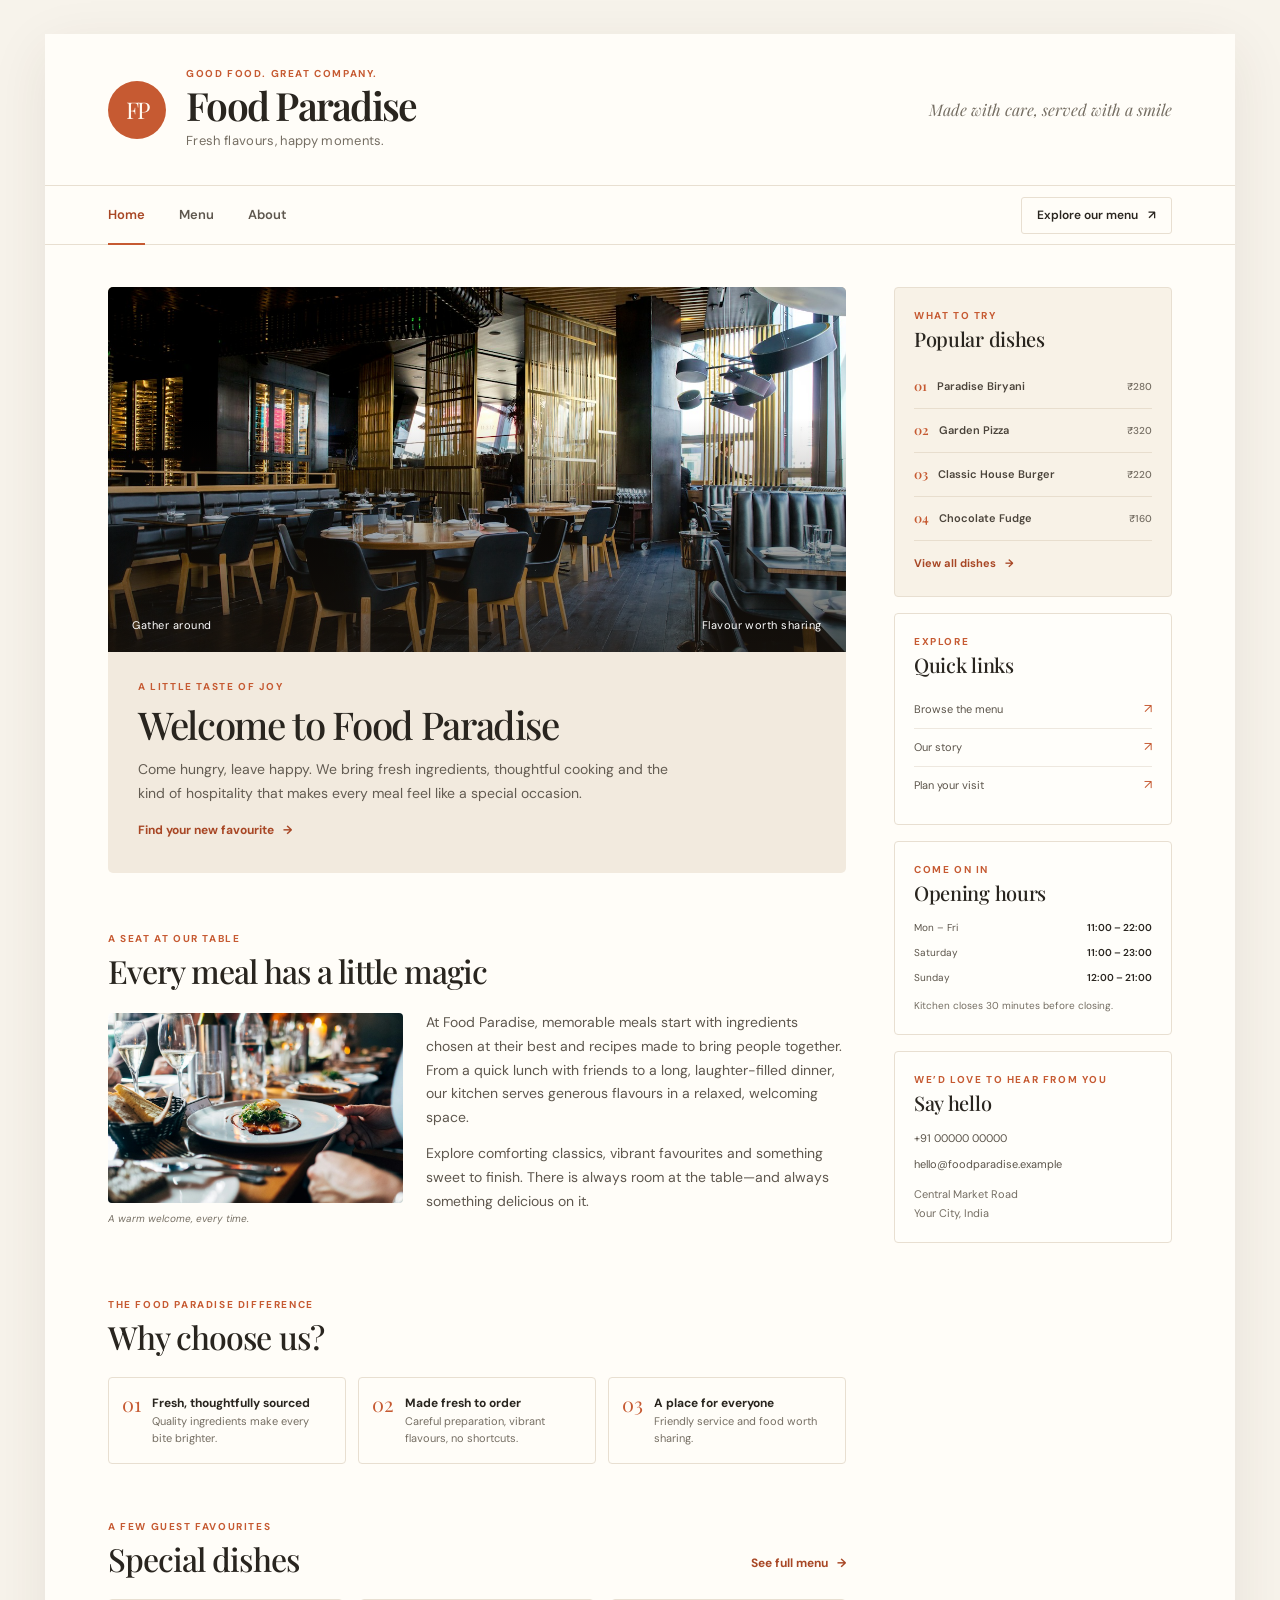
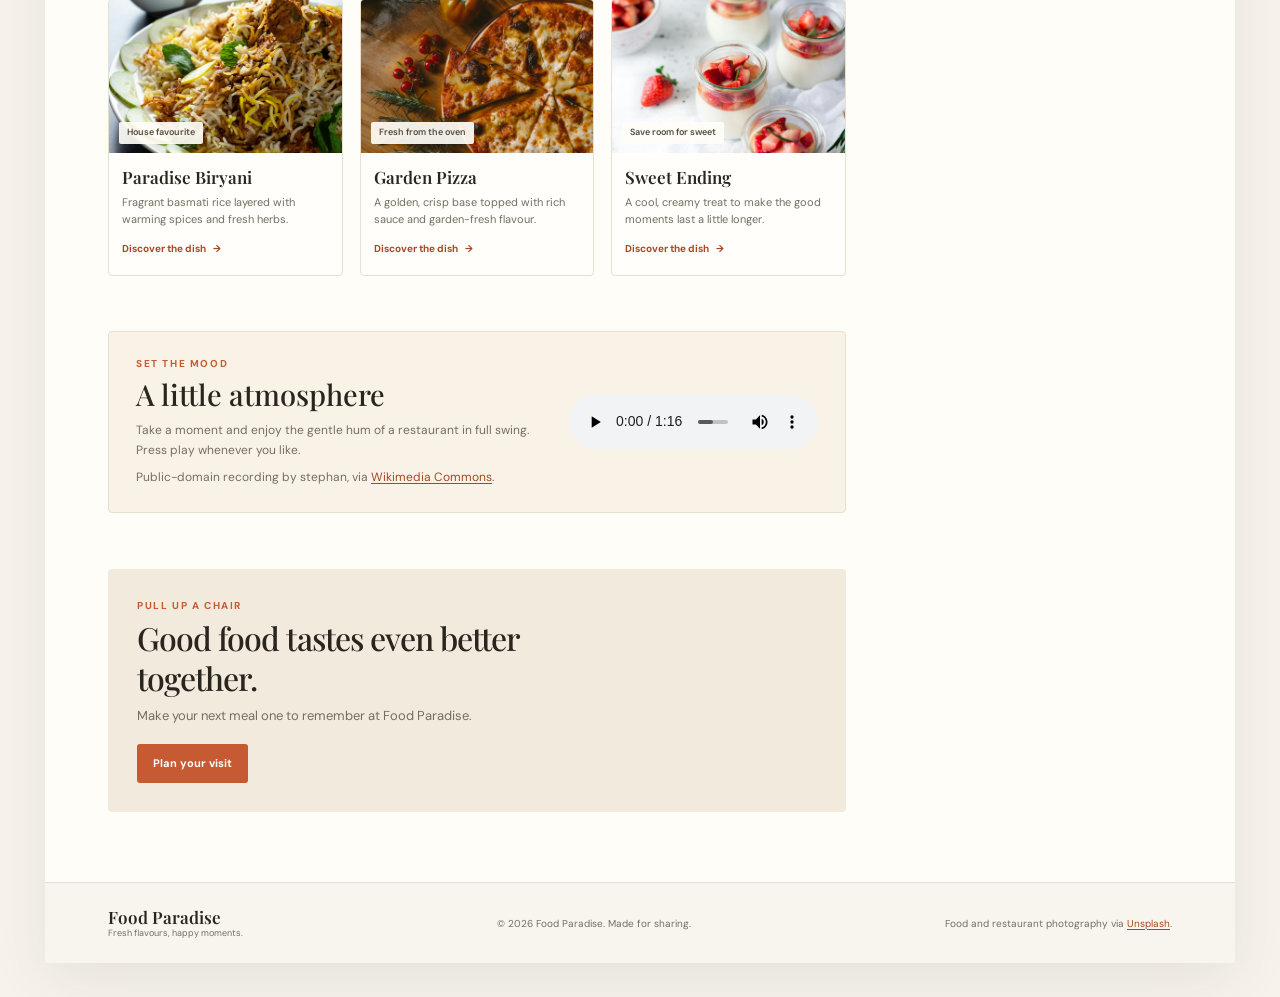
<file: index.html>
<!doctype html>
<html lang="en">
<head>
  <meta charset="utf-8">
  <meta name="viewport" content="width=device-width, initial-scale=1">
  <meta name="description" content="Discover fresh, flavorful favorites and warm hospitality at Food Paradise.">
  <title>Food Paradise | Fresh Flavours, Happy Moments</title>
  <link rel="stylesheet" href="styles/normalize.css">
  <link rel="stylesheet" href="styles/main.css">
</head>
<body>
  <div class="site-container">
    <header class="site-header">
      <a class="brand-mark" href="index.html" aria-label="Food Paradise home">FP</a>
      <div class="header-copy">
        <p class="eyebrow">Good food. Great company.</p>
        <h1>Food Paradise</h1>
        <p class="tagline">Fresh flavours, happy moments.</p>
      </div>
      <p class="header-note">Made with care, served with a smile</p>
    </header>
    <nav class="site-nav" aria-label="Main navigation">
      <a href="index.html" aria-current="page">Home</a>
      <a href="menu.html">Menu</a>
      <a href="about.html">About</a>
      <a class="nav-cta" href="menu.html#main-course">Explore our menu <span aria-hidden="true">↗</span></a>
    </nav>
    <div class="content-layout">
      <main class="main-content">
        <section class="hero" aria-labelledby="welcome-heading">
          <figure class="hero-image">
            <img src="images/restaurant-hero.jpg" alt="Warmly lit restaurant dining room ready to welcome guests">
            <figcaption class="hero-caption"><span>Gather around</span><span>Flavour worth sharing</span></figcaption>
          </figure>
          <div class="hero-copy">
            <p class="eyebrow">A little taste of joy</p>
            <h2 id="welcome-heading">Welcome to Food Paradise</h2>
            <p>Come hungry, leave happy. We bring fresh ingredients, thoughtful cooking and the kind of hospitality that makes every meal feel like a special occasion.</p>
            <a class="text-link" href="menu.html">Find your new favourite <span aria-hidden="true">→</span></a>
          </div>
        </section>
        <section class="content-section welcome-section">
          <div class="section-heading">
            <p class="eyebrow">A seat at our table</p>
            <h2>Every meal has a little magic</h2>
          </div>
          <figure class="wrap-figure">
            <img src="images/restaurant-interior.jpg" alt="Inviting restaurant interior with a beautifully set dining table">
            <figcaption>A warm welcome, every time.</figcaption>
          </figure>
          <p>At Food Paradise, memorable meals start with ingredients chosen at their best and recipes made to bring people together. From a quick lunch with friends to a long, laughter-filled dinner, our kitchen serves generous flavours in a relaxed, welcoming space.</p>
          <p>Explore comforting classics, vibrant favourites and something sweet to finish. There is always room at the table—and always something delicious on it.</p>
          <div class="clearfix"></div>
        </section>
        <section class="content-section why-section">
          <div class="section-heading"><p class="eyebrow">The Food Paradise difference</p><h2>Why choose us?</h2></div>
          <ul class="benefit-list">
            <li><span class="benefit-number">01</span><span><strong>Fresh, thoughtfully sourced</strong><br>Quality ingredients make every bite brighter.</span></li>
            <li><span class="benefit-number">02</span><span><strong>Made fresh to order</strong><br>Careful preparation, vibrant flavours, no shortcuts.</span></li>
            <li><span class="benefit-number">03</span><span><strong>A place for everyone</strong><br>Friendly service and food worth sharing.</span></li>
          </ul>
        </section>
        <section class="content-section" id="specialties">
          <div class="section-heading section-heading-row">
            <div><p class="eyebrow">A few guest favourites</p><h2>Special dishes</h2></div>
            <a class="text-link" href="menu.html">See full menu <span aria-hidden="true">→</span></a>
          </div>
          <div class="dish-grid">
            <article class="dish-card">
              <figure><img src="images/biryani.jpg" alt="Fragrant biryani served with fresh herbs"><figcaption>House favourite</figcaption></figure>
              <div class="dish-card-copy"><h3>Paradise Biryani</h3><p>Fragrant basmati rice layered with warming spices and fresh herbs.</p><a href="menu.html#main-course">Discover the dish <span aria-hidden="true">→</span></a></div>
            </article>
            <article class="dish-card">
              <figure><img src="images/pizza.jpg" alt="Freshly baked pizza with colourful toppings"><figcaption>Fresh from the oven</figcaption></figure>
              <div class="dish-card-copy"><h3>Garden Pizza</h3><p>A golden, crisp base topped with rich sauce and garden-fresh flavour.</p><a href="menu.html#pizza-burgers">Discover the dish <span aria-hidden="true">→</span></a></div>
            </article>
            <article class="dish-card">
              <figure><img src="images/dessert.jpg" alt="A delightful scoop of creamy dessert"><figcaption>Save room for sweet</figcaption></figure>
              <div class="dish-card-copy"><h3>Sweet Ending</h3><p>A cool, creamy treat to make the good moments last a little longer.</p><a href="menu.html#desserts">Discover the dish <span aria-hidden="true">→</span></a></div>
            </article>
          </div>
        </section>
        <section class="content-section audio-feature" aria-labelledby="ambience-heading">
          <div class="audio-copy">
            <p class="eyebrow">Set the mood</p>
            <h2 id="ambience-heading">A little atmosphere</h2>
            <p>Take a moment and enjoy the gentle hum of a restaurant in full swing. Press play whenever you like.</p>
            <p class="audio-credit">Public-domain recording by stephan, via <a href="https://commons.wikimedia.org/wiki/File:Restaurant_ambience.ogg" target="_blank" rel="noopener noreferrer">Wikimedia Commons</a>.</p>
          </div>
          <audio controls preload="metadata" aria-label="Restaurant ambience recording">
            <source src="audio/restaurant-ambience.mp3" type="audio/mpeg">
            Your browser does not support HTML audio. <a href="audio/restaurant-ambience.mp3">Download the ambience recording</a>.
          </audio>
        </section>
        <section class="experience-banner">
          <p class="eyebrow">Pull up a chair</p>
          <h2>Good food tastes even better together.</h2>
          <p>Make your next meal one to remember at Food Paradise.</p>
          <a class="button-link" href="about.html#visit">Plan your visit</a>
        </section>
      </main>
      <aside class="sidebar" aria-label="Restaurant information">
        <section class="sidebar-card popular-card">
          <p class="eyebrow">What to try</p><h2>Popular dishes</h2>
          <ol class="popular-list">
            <li><a href="menu.html#main-course"><span>Paradise Biryani</span><span class="popular-price">₹280</span></a></li>
            <li><a href="menu.html#pizza-burgers"><span>Garden Pizza</span><span class="popular-price">₹320</span></a></li>
            <li><a href="menu.html#pizza-burgers"><span>Classic House Burger</span><span class="popular-price">₹220</span></a></li>
            <li><a href="menu.html#desserts"><span>Chocolate Fudge</span><span class="popular-price">₹160</span></a></li>
          </ol>
          <a class="text-link" href="menu.html">View all dishes <span aria-hidden="true">→</span></a>
        </section>
        <section class="sidebar-card">
          <p class="eyebrow">Explore</p><h2>Quick links</h2>
          <ul class="sidebar-links">
            <li><a href="menu.html">Browse the menu <span>↗</span></a></li>
            <li><a href="about.html">Our story <span>↗</span></a></li>
            <li><a href="about.html#visit">Plan your visit <span>↗</span></a></li>
          </ul>
        </section>
        <section class="sidebar-card hours-card">
          <p class="eyebrow">Come on in</p><h2>Opening hours</h2>
          <dl class="hours-list">
            <div><dt>Mon – Fri</dt><dd>11:00 – 22:00</dd></div>
            <div><dt>Saturday</dt><dd>11:00 – 23:00</dd></div>
            <div><dt>Sunday</dt><dd>12:00 – 21:00</dd></div>
          </dl>
          <p class="small-note">Kitchen closes 30 minutes before closing.</p>
        </section>
        <section class="sidebar-card contact-card">
          <p class="eyebrow">We’d love to hear from you</p><h2>Say hello</h2>
          <address>
            <a href="tel:+910000000000">+91 00000 00000</a>
            <a href="mailto:hello@foodparadise.example">hello@foodparadise.example</a>
            <span>Central Market Road<br>Your City, India</span>
          </address>
        </section>
      </aside>
    </div>
    <footer class="site-footer">
      <a class="footer-brand" href="index.html">Food Paradise<span>Fresh flavours, happy moments.</span></a>
      <p>&copy; 2026 Food Paradise. Made for sharing.</p>
      <p class="photo-credit">Food and restaurant photography via <a href="https://unsplash.com/license" target="_blank" rel="noopener noreferrer">Unsplash</a>.</p>
    </footer>
  </div>
</body>
</html>
</file>
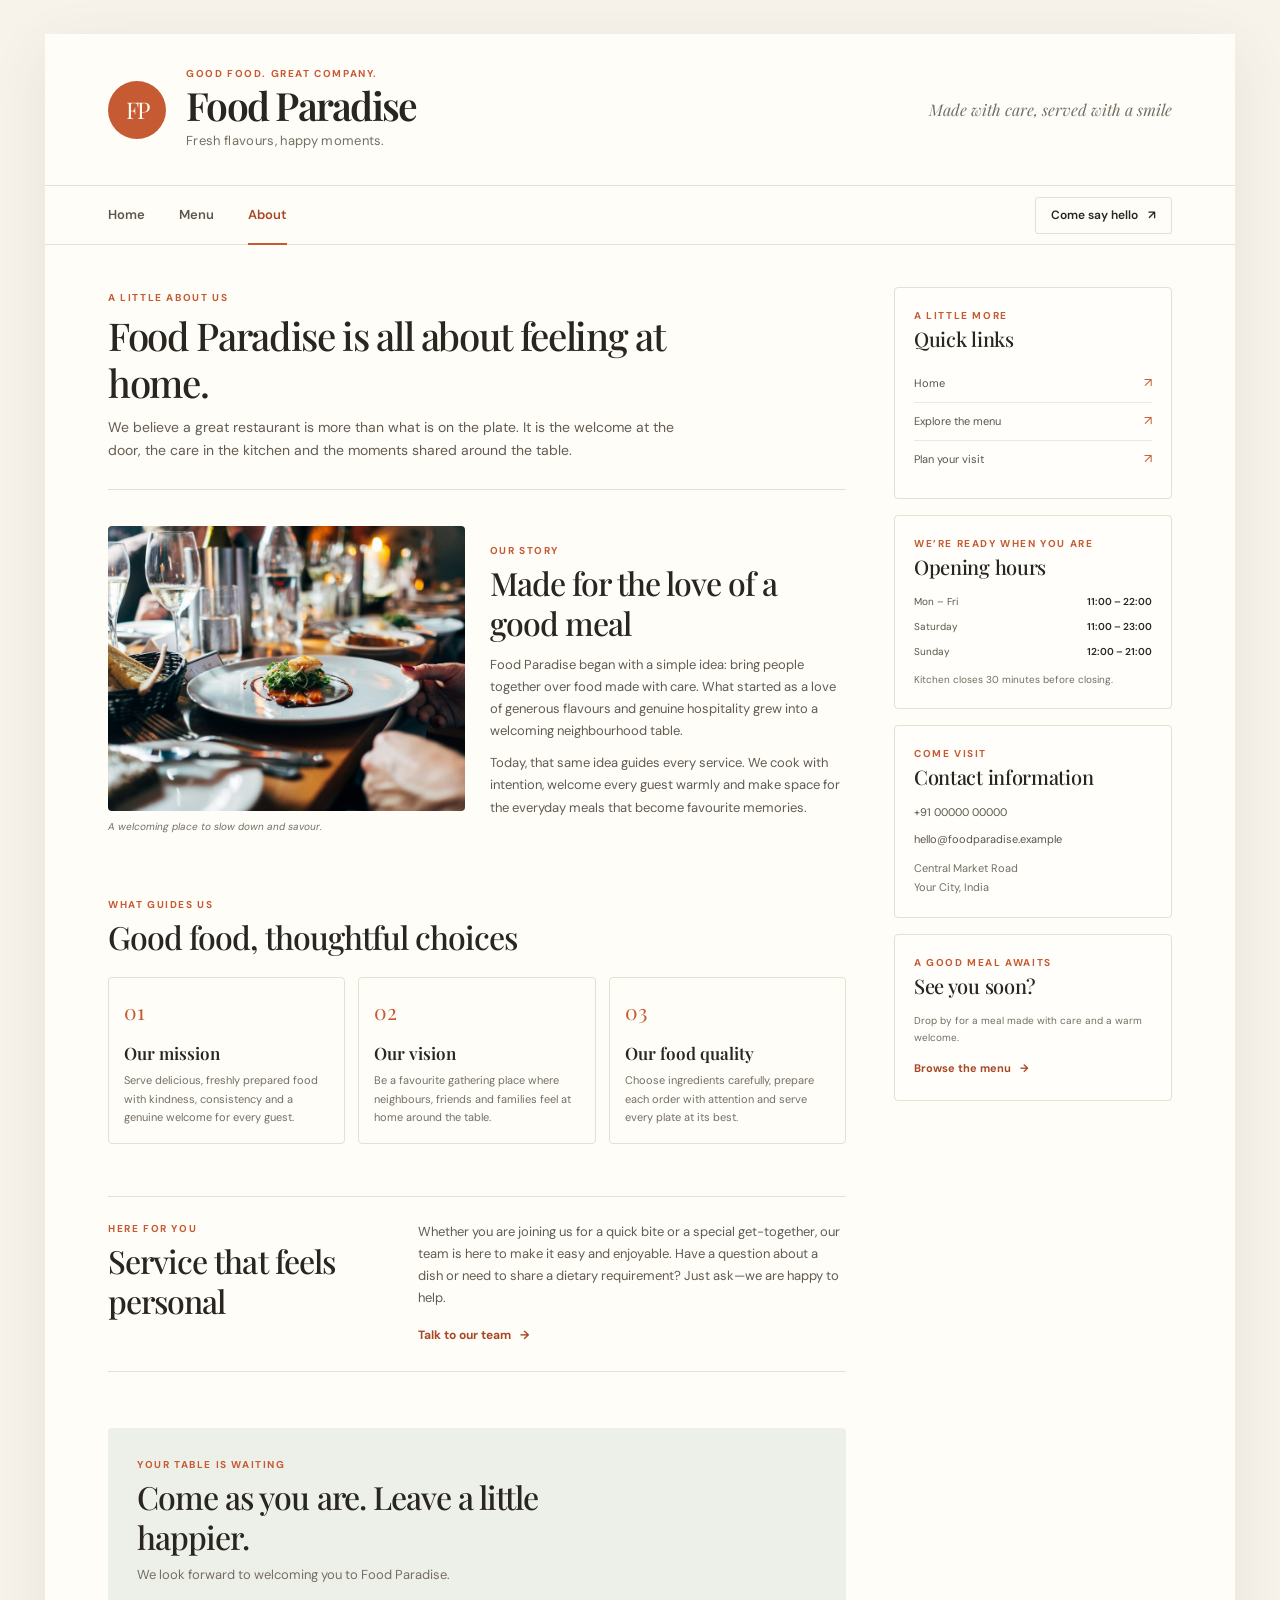
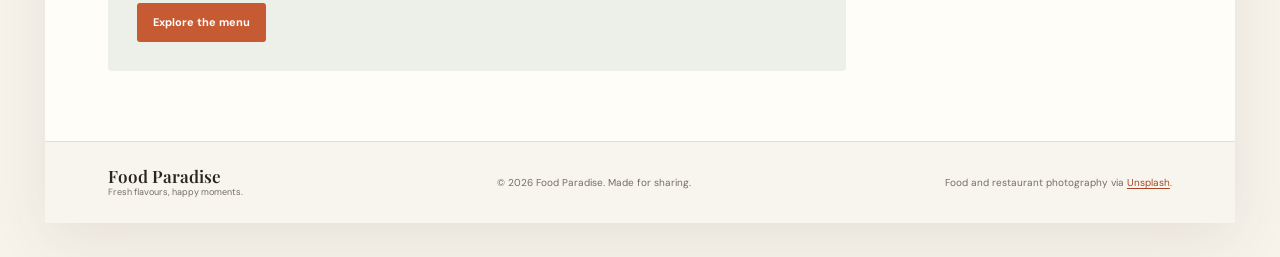
<file: about.html>
<!doctype html>
<html lang="en">
<head>
  <meta charset="utf-8">
  <meta name="viewport" content="width=device-width, initial-scale=1">
  <meta name="description" content="Get to know Food Paradise: our story, our values and the care behind every meal.">
  <title>About Us | Food Paradise</title>
  <link rel="stylesheet" href="styles/normalize.css">
  <link rel="stylesheet" href="styles/main.css">
</head>
<body>
  <div class="site-container">
    <header class="site-header">
      <a class="brand-mark" href="index.html" aria-label="Food Paradise home">FP</a>
      <div class="header-copy"><p class="eyebrow">Good food. Great company.</p><h1>Food Paradise</h1><p class="tagline">Fresh flavours, happy moments.</p></div>
      <p class="header-note">Made with care, served with a smile</p>
    </header>
    <nav class="site-nav" aria-label="Main navigation">
      <a href="index.html">Home</a><a href="menu.html">Menu</a><a href="about.html" aria-current="page">About</a>
      <a class="nav-cta" href="#visit">Come say hello <span aria-hidden="true">↗</span></a>
    </nav>
    <div class="content-layout">
      <main class="main-content">
        <header class="page-intro">
          <p class="eyebrow">A little about us</p>
          <h2>Food Paradise is all about feeling at home.</h2>
          <p>We believe a great restaurant is more than what is on the plate. It is the welcome at the door, the care in the kitchen and the moments shared around the table.</p>
        </header>
        <section class="about-feature">
          <figure class="about-photo">
            <img src="images/restaurant-interior.jpg" alt="Comfortable, warmly lit dining room at Food Paradise">
            <figcaption>A welcoming place to slow down and savour.</figcaption>
          </figure>
          <div class="about-feature-copy">
            <p class="eyebrow">Our story</p>
            <h2>Made for the love of a good meal</h2>
            <p>Food Paradise began with a simple idea: bring people together over food made with care. What started as a love of generous flavours and genuine hospitality grew into a welcoming neighbourhood table.</p>
            <p>Today, that same idea guides every service. We cook with intention, welcome every guest warmly and make space for the everyday meals that become favourite memories.</p>
          </div>
        </section>
        <section class="content-section values-section">
          <div class="section-heading"><p class="eyebrow">What guides us</p><h2>Good food, thoughtful choices</h2></div>
          <div class="values-grid">
            <article class="value-card"><span class="value-mark">01</span><h3>Our mission</h3><p>Serve delicious, freshly prepared food with kindness, consistency and a genuine welcome for every guest.</p></article>
            <article class="value-card"><span class="value-mark">02</span><h3>Our vision</h3><p>Be a favourite gathering place where neighbours, friends and families feel at home around the table.</p></article>
            <article class="value-card"><span class="value-mark">03</span><h3>Our food quality</h3><p>Choose ingredients carefully, prepare each order with attention and serve every plate at its best.</p></article>
          </div>
        </section>
        <section class="service-section">
          <div><p class="eyebrow">Here for you</p><h2>Service that feels personal</h2></div>
          <div><p>Whether you are joining us for a quick bite or a special get-together, our team is here to make it easy and enjoyable. Have a question about a dish or need to share a dietary requirement? Just ask—we are happy to help.</p><a class="text-link" href="mailto:hello@foodparadise.example">Talk to our team <span aria-hidden="true">→</span></a></div>
        </section>
        <section class="experience-banner visit-banner" id="visit">
          <p class="eyebrow">Your table is waiting</p><h2>Come as you are. Leave a little happier.</h2>
          <p>We look forward to welcoming you to Food Paradise.</p><a class="button-link" href="menu.html">Explore the menu</a>
        </section>
      </main>
      <aside class="sidebar" aria-label="Restaurant information">
        <section class="sidebar-card">
          <p class="eyebrow">A little more</p><h2>Quick links</h2>
          <ul class="sidebar-links"><li><a href="index.html">Home <span>↗</span></a></li><li><a href="menu.html">Explore the menu <span>↗</span></a></li><li><a href="#visit">Plan your visit <span>↗</span></a></li></ul>
        </section>
        <section class="sidebar-card hours-card">
          <p class="eyebrow">We’re ready when you are</p><h2>Opening hours</h2>
          <dl class="hours-list"><div><dt>Mon – Fri</dt><dd>11:00 – 22:00</dd></div><div><dt>Saturday</dt><dd>11:00 – 23:00</dd></div><div><dt>Sunday</dt><dd>12:00 – 21:00</dd></div></dl>
          <p class="small-note">Kitchen closes 30 minutes before closing.</p>
        </section>
        <section class="sidebar-card contact-card">
          <p class="eyebrow">Come visit</p><h2>Contact information</h2>
          <address><a href="tel:+910000000000">+91 00000 00000</a><a href="mailto:hello@foodparadise.example">hello@foodparadise.example</a><span>Central Market Road<br>Your City, India</span></address>
        </section>
        <section class="sidebar-card">
          <p class="eyebrow">A good meal awaits</p><h2>See you soon?</h2>
          <p class="small-note">Drop by for a meal made with care and a warm welcome.</p><a class="text-link" href="menu.html">Browse the menu <span aria-hidden="true">→</span></a>
        </section>
      </aside>
    </div>
    <footer class="site-footer">
      <a class="footer-brand" href="index.html">Food Paradise<span>Fresh flavours, happy moments.</span></a>
      <p>&copy; 2026 Food Paradise. Made for sharing.</p>
      <p class="photo-credit">Food and restaurant photography via <a href="https://unsplash.com/license" target="_blank" rel="noopener noreferrer">Unsplash</a>.</p>
    </footer>
  </div>
</body>
</html>
</file>
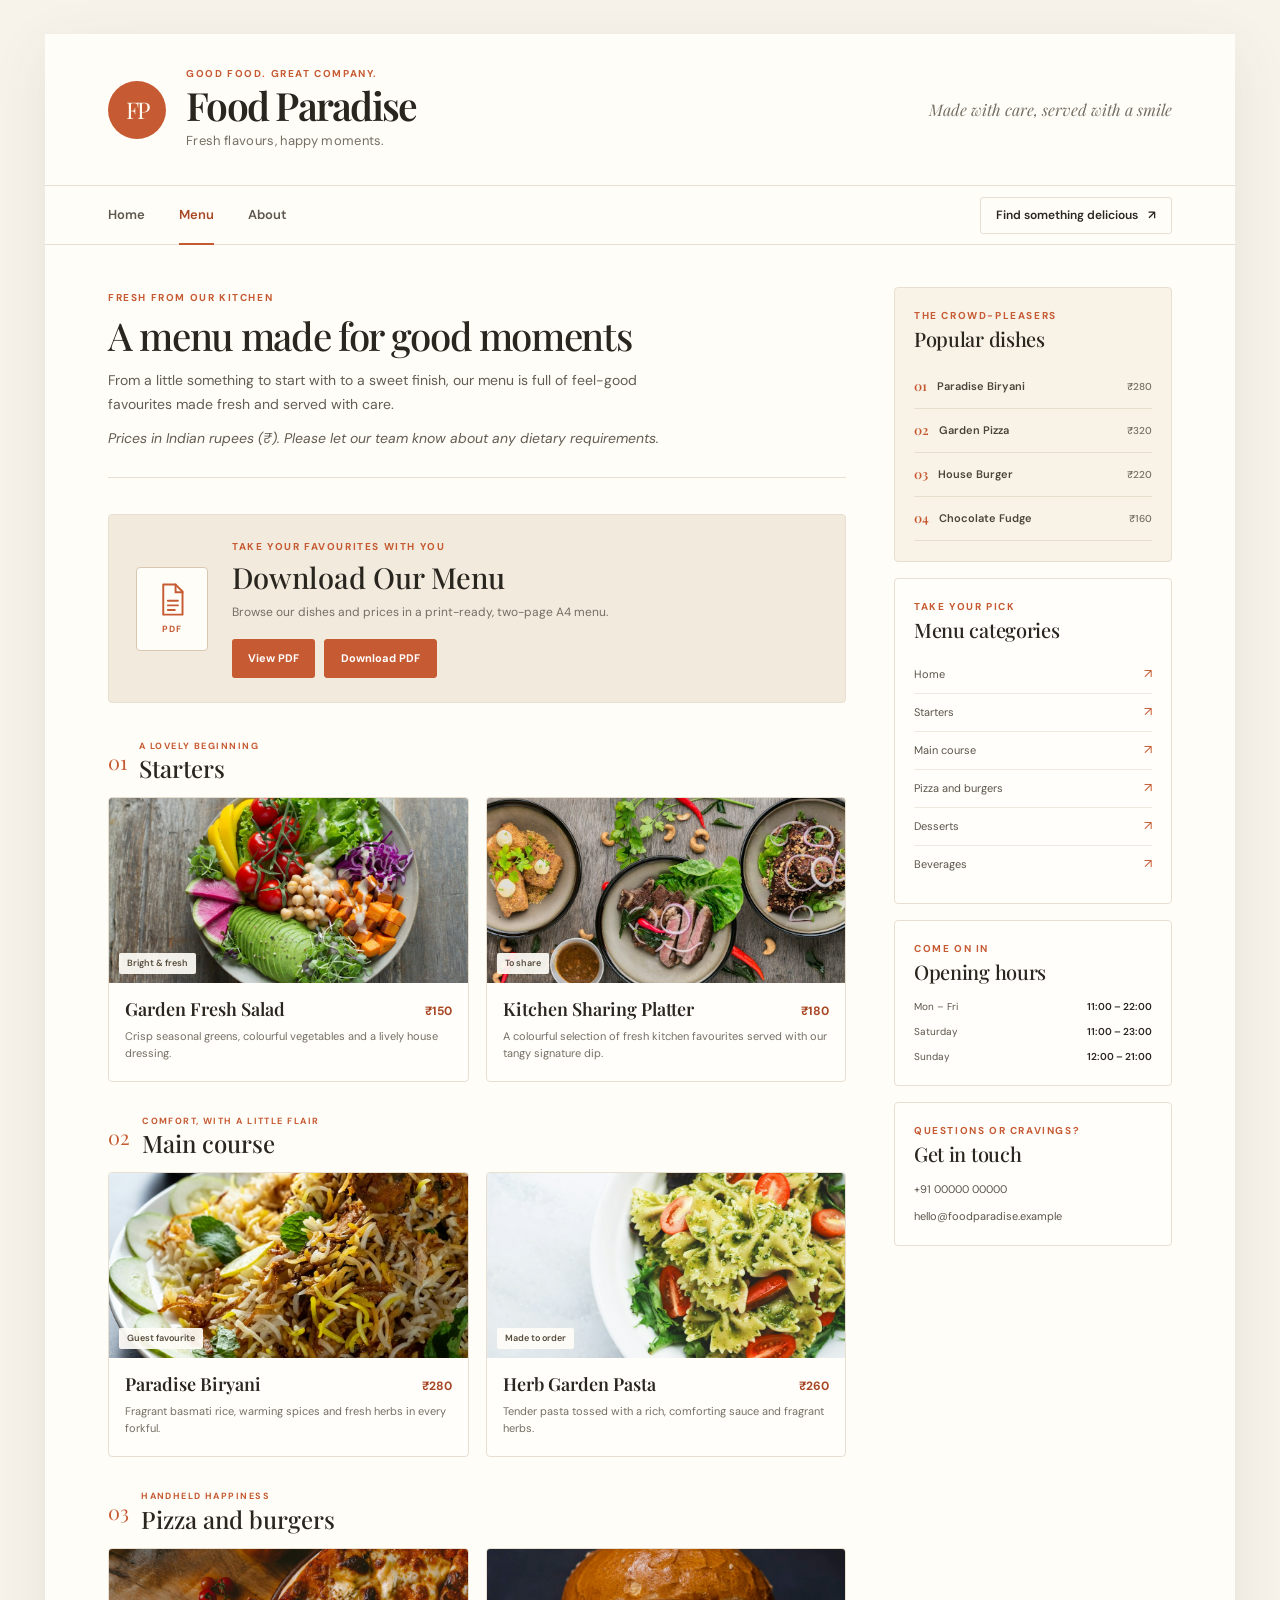
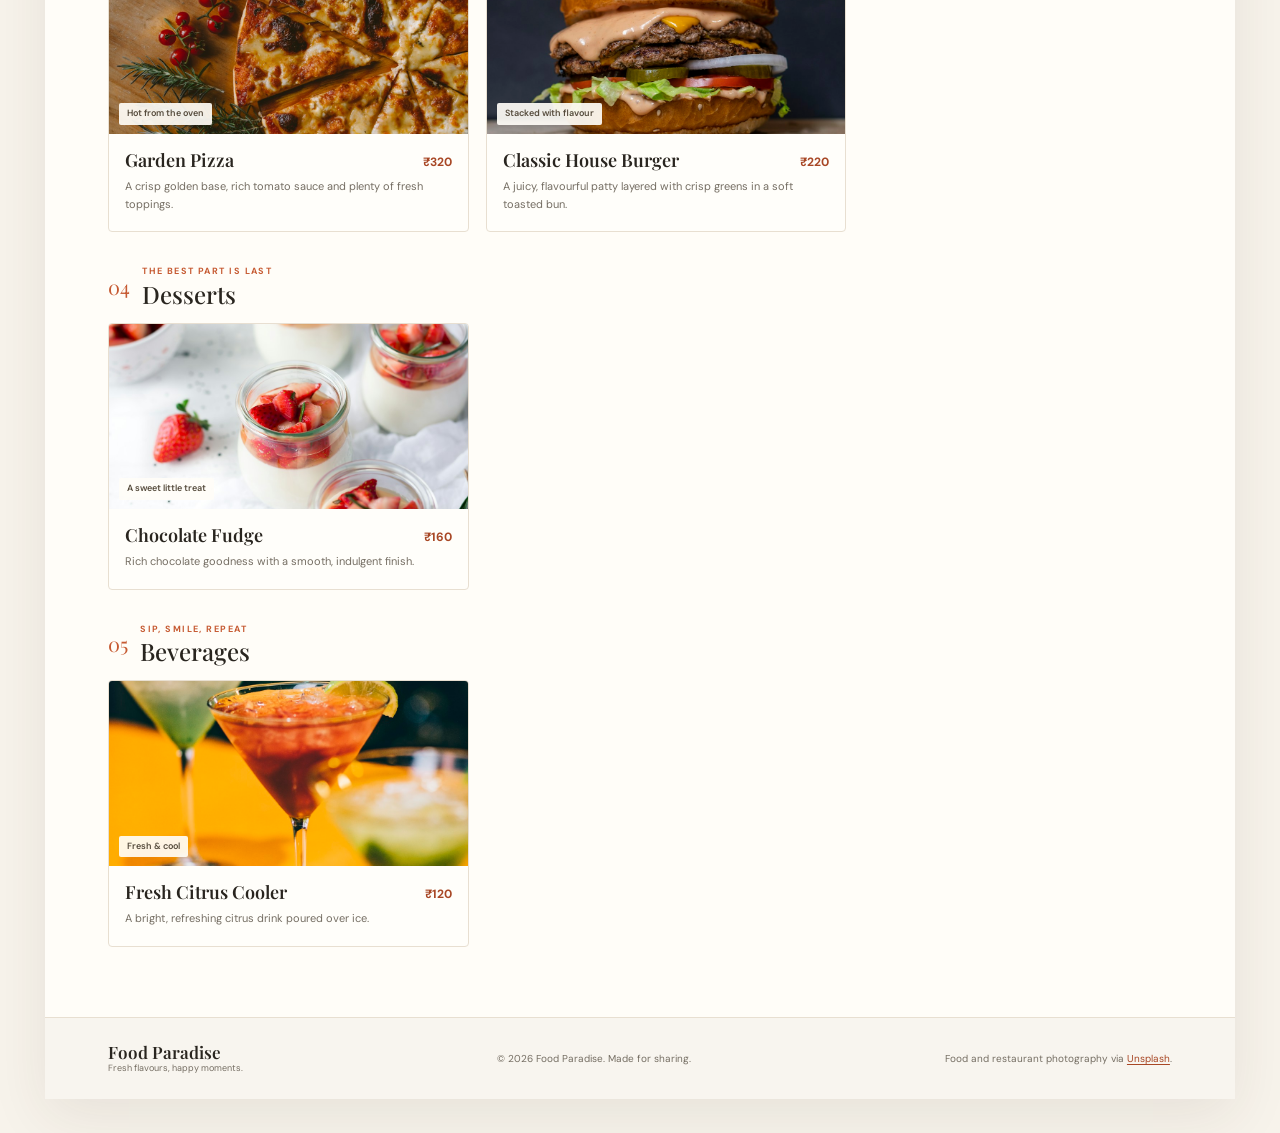
<file: menu.html>
<!doctype html>
<html lang="en">
<head>
  <meta charset="utf-8">
  <meta name="viewport" content="width=device-width, initial-scale=1">
  <meta name="description" content="Explore the Food Paradise menu: fresh starters, comforting mains, pizza, burgers, desserts and drinks.">
  <title>Our Menu | Food Paradise</title>
  <link rel="stylesheet" href="styles/normalize.css">
  <link rel="stylesheet" href="styles/main.css">
</head>
<body>
  <div class="site-container">
    <header class="site-header">
      <a class="brand-mark" href="index.html" aria-label="Food Paradise home">FP</a>
      <div class="header-copy"><p class="eyebrow">Good food. Great company.</p><h1>Food Paradise</h1><p class="tagline">Fresh flavours, happy moments.</p></div>
      <p class="header-note">Made with care, served with a smile</p>
    </header>
    <nav class="site-nav" aria-label="Main navigation">
      <a href="index.html">Home</a><a href="menu.html" aria-current="page">Menu</a><a href="about.html">About</a>
      <a class="nav-cta" href="#starters">Find something delicious <span aria-hidden="true">↗</span></a>
    </nav>
    <div class="content-layout">
      <main class="main-content">
        <header class="page-intro">
          <p class="eyebrow">Fresh from our kitchen</p>
          <h2>A menu made for good moments</h2>
          <p>From a little something to start with to a sweet finish, our menu is full of feel-good favourites made fresh and served with care.</p>
          <p class="menu-note">Prices in Indian rupees (₹). Please let our team know about any dietary requirements.</p>
        </header>
        <section class="download-feature" aria-labelledby="download-menu-heading">
          <div class="document-icon" aria-hidden="true">
            <svg viewBox="0 0 48 48" focusable="false">
              <path d="M12 4h16l9 9v30H12z" fill="none" stroke="currentColor" stroke-width="2.5" stroke-linejoin="round"/>
              <path d="M28 4v10h9M18 25h13M18 31h13M18 37h9" fill="none" stroke="currentColor" stroke-width="2.5" stroke-linecap="round"/>
            </svg>
            <span>PDF</span>
          </div>
          <div class="download-copy">
            <p class="eyebrow">Take your favourites with you</p>
            <h2 id="download-menu-heading">Download Our Menu</h2>
            <p>Browse our dishes and prices in a print-ready, two-page A4 menu.</p>
            <div class="download-actions">
              <a class="button-link" href="documents/food-paradise-menu.pdf" target="_blank" rel="noopener noreferrer">View PDF</a>
              <a class="button-link button-link-secondary" href="documents/food-paradise-menu.pdf" download="food-paradise-menu.pdf">Download PDF</a>
            </div>
          </div>
        </section>
        <section class="menu-section" id="starters">
          <div class="menu-section-heading"><span class="category-index">01</span><div><p class="eyebrow">A lovely beginning</p><h2>Starters</h2></div></div>
          <div class="dish-grid menu-grid">
            <article class="dish-card menu-card"><figure><img src="images/starters.jpg" alt="Fresh garden salad with colourful vegetables"><figcaption>Bright &amp; fresh</figcaption></figure><div class="dish-card-copy"><div class="dish-title-row"><h3>Garden Fresh Salad</h3><span class="price">₹150</span></div><p>Crisp seasonal greens, colourful vegetables and a lively house dressing.</p></div></article>
            <article class="dish-card menu-card"><figure><img src="images/sharing-platter.jpg" alt="A colourful selection of dishes arranged on a table"><figcaption>To share</figcaption></figure><div class="dish-card-copy"><div class="dish-title-row"><h3>Kitchen Sharing Platter</h3><span class="price">₹180</span></div><p>A colourful selection of fresh kitchen favourites served with our tangy signature dip.</p></div></article>
          </div>
        </section>
        <section class="menu-section" id="main-course">
          <div class="menu-section-heading"><span class="category-index">02</span><div><p class="eyebrow">Comfort, with a little flair</p><h2>Main course</h2></div></div>
          <div class="dish-grid menu-grid">
            <article class="dish-card menu-card"><figure><img src="images/biryani.jpg" alt="A fragrant rice dish garnished with fresh herbs"><figcaption>Guest favourite</figcaption></figure><div class="dish-card-copy"><div class="dish-title-row"><h3>Paradise Biryani</h3><span class="price">₹280</span></div><p>Fragrant basmati rice, warming spices and fresh herbs in every forkful.</p></div></article>
            <article class="dish-card menu-card"><figure><img src="images/pasta.jpg" alt="Pasta tossed with herbs and a rich sauce"><figcaption>Made to order</figcaption></figure><div class="dish-card-copy"><div class="dish-title-row"><h3>Herb Garden Pasta</h3><span class="price">₹260</span></div><p>Tender pasta tossed with a rich, comforting sauce and fragrant herbs.</p></div></article>
          </div>
        </section>
        <section class="menu-section" id="pizza-burgers">
          <div class="menu-section-heading"><span class="category-index">03</span><div><p class="eyebrow">Handheld happiness</p><h2>Pizza and burgers</h2></div></div>
          <div class="dish-grid menu-grid">
            <article class="dish-card menu-card"><figure><img src="images/pizza.jpg" alt="Freshly baked pizza topped with colourful ingredients"><figcaption>Hot from the oven</figcaption></figure><div class="dish-card-copy"><div class="dish-title-row"><h3>Garden Pizza</h3><span class="price">₹320</span></div><p>A crisp golden base, rich tomato sauce and plenty of fresh toppings.</p></div></article>
            <article class="dish-card menu-card"><figure><img src="images/burger.jpg" alt="Juicy burger layered with fresh lettuce and tomato"><figcaption>Stacked with flavour</figcaption></figure><div class="dish-card-copy"><div class="dish-title-row"><h3>Classic House Burger</h3><span class="price">₹220</span></div><p>A juicy, flavourful patty layered with crisp greens in a soft toasted bun.</p></div></article>
          </div>
        </section>
        <section class="menu-section" id="desserts">
          <div class="menu-section-heading"><span class="category-index">04</span><div><p class="eyebrow">The best part is last</p><h2>Desserts</h2></div></div>
          <div class="dish-grid menu-grid">
            <article class="dish-card menu-card"><figure><img src="images/dessert.jpg" alt="A creamy, cool dessert ready to enjoy"><figcaption>A sweet little treat</figcaption></figure><div class="dish-card-copy"><div class="dish-title-row"><h3>Chocolate Fudge</h3><span class="price">₹160</span></div><p>Rich chocolate goodness with a smooth, indulgent finish.</p></div></article>
          </div>
        </section>
        <section class="menu-section" id="beverages">
          <div class="menu-section-heading"><span class="category-index">05</span><div><p class="eyebrow">Sip, smile, repeat</p><h2>Beverages</h2></div></div>
          <div class="dish-grid menu-grid">
            <article class="dish-card menu-card"><figure><img src="images/beverages.jpg" alt="Refreshing citrus drink served over ice"><figcaption>Fresh &amp; cool</figcaption></figure><div class="dish-card-copy"><div class="dish-title-row"><h3>Fresh Citrus Cooler</h3><span class="price">₹120</span></div><p>A bright, refreshing citrus drink poured over ice.</p></div></article>
          </div>
        </section>
      </main>
      <aside class="sidebar" aria-label="Menu information">
        <section class="sidebar-card popular-card">
          <p class="eyebrow">The crowd-pleasers</p><h2>Popular dishes</h2>
          <ol class="popular-list">
            <li><a href="#main-course"><span>Paradise Biryani</span><span class="popular-price">₹280</span></a></li>
            <li><a href="#pizza-burgers"><span>Garden Pizza</span><span class="popular-price">₹320</span></a></li>
            <li><a href="#pizza-burgers"><span>House Burger</span><span class="popular-price">₹220</span></a></li>
            <li><a href="#desserts"><span>Chocolate Fudge</span><span class="popular-price">₹160</span></a></li>
          </ol>
        </section>
        <section class="sidebar-card">
          <p class="eyebrow">Take your pick</p><h2>Menu categories</h2>
          <ul class="sidebar-links">
            <li><a href="index.html">Home <span>↗</span></a></li>
            <li><a href="#starters">Starters <span>↗</span></a></li><li><a href="#main-course">Main course <span>↗</span></a></li>
            <li><a href="#pizza-burgers">Pizza and burgers <span>↗</span></a></li><li><a href="#desserts">Desserts <span>↗</span></a></li>
            <li><a href="#beverages">Beverages <span>↗</span></a></li>
          </ul>
        </section>
        <section class="sidebar-card hours-card">
          <p class="eyebrow">Come on in</p><h2>Opening hours</h2>
          <dl class="hours-list"><div><dt>Mon – Fri</dt><dd>11:00 – 22:00</dd></div><div><dt>Saturday</dt><dd>11:00 – 23:00</dd></div><div><dt>Sunday</dt><dd>12:00 – 21:00</dd></div></dl>
        </section>
        <section class="sidebar-card contact-card">
          <p class="eyebrow">Questions or cravings?</p><h2>Get in touch</h2>
          <address><a href="tel:+910000000000">+91 00000 00000</a><a href="mailto:hello@foodparadise.example">hello@foodparadise.example</a></address>
        </section>
      </aside>
    </div>
    <footer class="site-footer">
      <a class="footer-brand" href="index.html">Food Paradise<span>Fresh flavours, happy moments.</span></a>
      <p>&copy; 2026 Food Paradise. Made for sharing.</p>
      <p class="photo-credit">Food and restaurant photography via <a href="https://unsplash.com/license" target="_blank" rel="noopener noreferrer">Unsplash</a>.</p>
    </footer>
  </div>
</body>
</html>
</file>
<file: styles/main.css>
@import url('https://fonts.googleapis.com/css2?family=DM+Sans:wght@400;500;600;700&family=Playfair+Display:wght@500;600;700&display=swap');

:root {
  color-scheme: light;
  --cream: #f7f3eb;
  --paper: #fffdf8;
  --ink: #29251f;
  --muted: #756e63;
  --orange: #c65a32;
  --orange-dark: #a84725;
  --gold: #d7a64b;
  --line: #e8dfd1;
  --serif: "Playfair Display", Georgia, serif;
  --sans: "DM Sans", "Segoe UI", sans-serif;
}

html { scroll-behavior: smooth; }

body {
  background: var(--cream);
  color: var(--ink);
  font-family: var(--sans);
  font-size: 15px;
  line-height: 1.7;
}

a { transition: color .2s ease, background-color .2s ease, border-color .2s ease, transform .2s ease; }
a:focus-visible { outline: 3px solid var(--gold); outline-offset: 4px; }

.site-container {
  width: min(1190px, calc(100% - 64px));
  margin: 34px auto;
  background: var(--paper);
  box-shadow: 0 16px 55px rgba(62, 46, 28, .09);
}

.site-header {
  min-height: 151px;
  display: flex;
  align-items: center;
  gap: 20px;
  padding: 28px 5.3%;
}

.brand-mark {
  display: grid;
  width: 58px;
  height: 58px;
  flex: 0 0 58px;
  place-items: center;
  border-radius: 50%;
  background: var(--orange);
  color: #fffaf1;
  font-family: var(--serif);
  font-size: 23px;
  letter-spacing: -.08em;
}

.header-copy .eyebrow { margin-bottom: 1px; }
.header-copy h1 {
  font-family: var(--serif);
  font-size: clamp(29px, 3.2vw, 39px);
  font-weight: 600;
  letter-spacing: -.045em;
  line-height: 1.18;
}

.tagline {
  margin-top: 2px;
  color: var(--muted);
  font-size: 13px;
  letter-spacing: .025em;
}

.header-note {
  margin-left: auto;
  color: var(--muted);
  font-family: var(--serif);
  font-size: 16px;
  font-style: italic;
}

.eyebrow {
  color: var(--orange);
  font-size: 10px;
  font-weight: 700;
  letter-spacing: .16em;
  line-height: 1.5;
  text-transform: uppercase;
}

.site-nav {
  min-height: 58px;
  display: flex;
  align-items: center;
  gap: 34px;
  padding: 0 5.3%;
  border-top: 1px solid var(--line);
  border-bottom: 1px solid var(--line);
}

.site-nav a {
  position: relative;
  display: inline-flex;
  min-height: 58px;
  align-items: center;
  color: #5e574e;
  font-size: 13px;
  font-weight: 600;
}

.site-nav a:not(.nav-cta)::after {
  position: absolute;
  right: 0;
  bottom: -1px;
  left: 0;
  height: 2px;
  background: var(--orange);
  content: "";
  transform: scaleX(0);
  transform-origin: left;
  transition: transform .2s ease;
}

.site-nav a:not(.nav-cta):hover,
.site-nav a[aria-current="page"] { color: var(--orange-dark); }

.site-nav a:not(.nav-cta):hover::after,
.site-nav a[aria-current="page"]::after { transform: scaleX(1); }

.site-nav .nav-cta {
  min-height: 37px;
  gap: 10px;
  margin-left: auto;
  padding: 0 15px;
  border: 1px solid var(--line);
  border-radius: 3px;
  color: var(--ink);
  font-size: 12px;
}

.site-nav .nav-cta:hover {
  border-color: var(--orange);
  background: var(--orange);
  color: white;
}

.content-layout {
  display: grid;
  grid-template-columns: minmax(0, 1fr) 278px;
  align-items: start;
  gap: 48px;
  padding: 42px 5.3% 70px;
}

.main-content { min-width: 0; }
.hero {
  overflow: hidden;
  margin-bottom: 58px;
  border-radius: 5px;
  background: #f2eade;
}

.hero-image {
  position: relative;
  height: clamp(240px, 31vw, 365px);
  overflow: hidden;
  background: #d9c7aa;
}

.hero-image::after {
  position: absolute;
  inset: 36% 0 0;
  background: linear-gradient(0deg, rgba(28, 22, 16, .7), transparent);
  content: "";
}

.hero-image img {
  width: 100%;
  height: 100%;
  object-fit: cover;
  object-position: center 53%;
}

.hero-caption {
  position: absolute;
  z-index: 1;
  right: 24px;
  bottom: 17px;
  left: 24px;
  display: flex;
  justify-content: space-between;
  color: white;
  font-size: 11px;
  letter-spacing: .045em;
}

.hero-copy { max-width: 590px; padding: 27px 30px 30px; }
.hero-copy h2,
.page-intro h2 {
  margin: 7px 0 10px;
  font-family: var(--serif);
  font-size: clamp(29px, 3vw, 39px);
  font-weight: 500;
  letter-spacing: -.035em;
  line-height: 1.22;
}

.hero-copy > p:not(.eyebrow),
.page-intro > p:not(.eyebrow) {
  max-width: 570px;
  color: #635c52;
  font-size: 14px;
}

.text-link {
  display: inline-flex;
  align-items: center;
  gap: 9px;
  margin-top: 15px;
  color: var(--orange-dark);
  font-size: 12px;
  font-weight: 700;
}

.text-link span,
.dish-card-copy a span { transition: transform .2s ease; }
.text-link:hover span,
.dish-card-copy a:hover span { transform: translateX(4px); }

.content-section { margin-top: 55px; }
.section-heading { margin-bottom: 20px; }
.section-heading h2,
.experience-banner h2,
.about-feature-copy h2,
.service-section h2 {
  margin-top: 5px;
  font-family: var(--serif);
  font-size: clamp(25px, 2.5vw, 32px);
  font-weight: 500;
  letter-spacing: -.03em;
  line-height: 1.25;
}

.welcome-section > p {
  margin: 0 0 12px;
  color: #5e574e;
  font-size: 14px;
}

.wrap-figure {
  float: left;
  width: 40%;
  margin: 2px 23px 15px 0;
}

.wrap-figure img {
  width: 100%;
  height: 190px;
  border-radius: 4px;
  object-fit: cover;
}

.wrap-figure figcaption,
.about-photo figcaption {
  margin-top: 7px;
  color: var(--muted);
  font-size: 10px;
  font-style: italic;
}

.clearfix { clear: both; }
.benefit-list {
  display: grid;
  grid-template-columns: repeat(3, 1fr);
  gap: 12px;
  list-style: none;
}

.benefit-list li {
  display: flex;
  gap: 11px;
  padding: 16px 13px;
  border: 1px solid var(--line);
  border-radius: 4px;
  color: var(--muted);
  font-size: 11px;
  line-height: 1.55;
}

.benefit-list strong { color: var(--ink); font-size: 12px; }
.benefit-number, .category-index { color: var(--orange); font-family: var(--serif); font-size: 20px; line-height: 1; }
.section-heading-row { display: flex; align-items: end; justify-content: space-between; gap: 14px; }
.section-heading-row .text-link { margin-bottom: 5px; }

.dish-grid {
  display: grid;
  grid-template-columns: repeat(3, minmax(0, 1fr));
  gap: 17px;
}

.dish-card {
  overflow: hidden;
  border: 1px solid var(--line);
  border-radius: 4px;
  background: #fffefa;
  transition: box-shadow .2s ease, transform .2s ease;
}

.dish-card:hover { box-shadow: 0 10px 24px rgba(62, 46, 28, .1); transform: translateY(-3px); }
.dish-card figure { position: relative; height: 153px; overflow: hidden; background: #e5d6c1; }
.dish-card figure img { width: 100%; height: 100%; object-fit: cover; transition: transform .35s ease; }
.dish-card:hover figure img { transform: scale(1.035); }

.dish-card figure figcaption {
  position: absolute;
  bottom: 9px;
  left: 10px;
  padding: 3px 8px;
  border-radius: 2px;
  background: rgba(255, 253, 248, .92);
  color: #554b3c;
  font-size: 9px;
  font-weight: 600;
}

.dish-card-copy { padding: 13px 13px 15px; }
.dish-card-copy h3,
.value-card h3 { font-family: var(--serif); font-size: 17px; font-weight: 600; line-height: 1.3; }
.dish-card-copy p { margin-top: 6px; color: var(--muted); font-size: 11px; line-height: 1.6; }
.dish-card-copy > a { display: inline-flex; gap: 7px; margin-top: 11px; color: var(--orange-dark); font-size: 10px; font-weight: 700; }

.experience-banner {
  margin-top: 56px;
  padding: 29px;
  border-radius: 4px;
  background: #f2eadc;
}

.audio-feature,
.download-feature {
  display: flex;
  align-items: center;
  justify-content: space-between;
  gap: 24px;
  padding: 24px 27px;
  border: 1px solid var(--line);
  border-radius: 4px;
  background: #f8f2e7;
}

.audio-copy {
  max-width: 430px;
}

.audio-copy h2,
.download-copy h2 {
  margin-top: 5px;
  font-family: var(--serif);
  font-size: clamp(23px, 2.3vw, 29px);
  font-weight: 500;
  line-height: 1.25;
}

.audio-copy > p:not(.eyebrow),
.download-copy > p:not(.eyebrow) {
  margin-top: 7px;
  color: var(--muted);
  font-size: 12px;
}

.audio-credit a {
  color: var(--orange-dark);
  text-decoration: underline;
  text-underline-offset: 2px;
}

.audio-feature audio {
  width: min(100%, 340px);
  min-width: 220px;
  accent-color: var(--orange);
}

.download-feature {
  justify-content: flex-start;
  margin: 0 0 37px;
  background: #f2eadc;
}

.document-icon {
  display: grid;
  width: 72px;
  height: 84px;
  flex: 0 0 72px;
  place-items: center;
  align-content: center;
  gap: 1px;
  border: 1px solid #d9c8b1;
  border-radius: 4px;
  background: var(--paper);
  color: var(--orange);
}

.document-icon svg {
  width: 37px;
  height: 42px;
}

.document-icon span {
  font-size: 9px;
  font-weight: 700;
  letter-spacing: .12em;
}

.download-actions {
  display: flex;
  flex-wrap: wrap;
  gap: 9px;
  margin-top: 10px;
}

.download-actions .button-link {
  margin-top: 6px;
}

.button-link-secondary {
  border: 1px solid var(--orange);
  background: transparent;
  color: var(--orange-dark);
}

.button-link-secondary:hover {
  background: var(--orange);
  color: white;
}

.experience-banner h2 { max-width: 430px; margin-bottom: 7px; }
.experience-banner > p:not(.eyebrow) { color: var(--muted); font-size: 13px; }

.button-link {
  display: inline-flex;
  min-height: 39px;
  align-items: center;
  margin-top: 17px;
  padding: 0 16px;
  border-radius: 3px;
  background: var(--orange);
  color: white;
  font-size: 11px;
  font-weight: 700;
}

.button-link:hover { background: var(--orange-dark); transform: translateY(-1px); }
.sidebar { display: grid; gap: 16px; }

.sidebar-card {
  padding: 20px 19px;
  border: 1px solid var(--line);
  border-radius: 4px;
  background: #fffefa;
}

.sidebar-card h2 {
  margin: 3px 0 13px;
  font-family: var(--serif);
  font-size: 20px;
  font-weight: 500;
  letter-spacing: -.015em;
  line-height: 1.3;
}

.popular-card { background: #f8f2e7; }
.popular-list { margin: 0; padding: 0; list-style: none; counter-reset: popular; }
.popular-list li { border-bottom: 1px solid #e8dece; counter-increment: popular; }

.popular-list a {
  display: flex;
  min-height: 43px;
  align-items: center;
  justify-content: space-between;
  gap: 10px;
  color: #4b443b;
  font-size: 11px;
  font-weight: 600;
}

.popular-list a::before { color: var(--orange); content: "0" counter(popular); font-family: var(--serif); font-size: 13px; }
.popular-list a span:first-child { flex: 1; }
.popular-list a:hover, .sidebar-links a:hover, .contact-card address a:hover { color: var(--orange-dark); }
.popular-price { color: var(--muted); font-size: 10px; font-weight: 500; }
.sidebar-card .text-link { margin-top: 13px; font-size: 11px; }
.sidebar-links { list-style: none; }
.sidebar-links li { border-bottom: 1px solid #eee8df; }
.sidebar-links li:last-child { border-bottom: 0; }

.sidebar-links a {
  display: flex;
  min-height: 37px;
  align-items: center;
  justify-content: space-between;
  color: #5b544a;
  font-size: 11px;
}

.sidebar-links a span { color: var(--orange); font-size: 13px; }
.hours-list { display: grid; gap: 8px; }
.hours-list div { display: flex; justify-content: space-between; gap: 8px; color: #5b544a; font-size: 10px; }
.hours-list dd { color: var(--ink); font-weight: 600; }
.small-note { margin-top: 11px; color: var(--muted); font-size: 10px; }
.contact-card address { display: grid; gap: 8px; color: #5b544a; font-size: 11px; overflow-wrap: anywhere; }
.contact-card address a { color: #5b544a; }
.contact-card address span { margin-top: 3px; color: var(--muted); }

.page-intro { margin: 3px 0 36px; padding-bottom: 26px; border-bottom: 1px solid var(--line); }
.page-intro h2 { max-width: 660px; margin-top: 7px; }
.menu-note { margin-top: 11px; color: var(--muted); font-size: 11px; font-style: italic; }
.menu-section { margin-top: 33px; scroll-margin-top: 20px; }
.menu-section-heading { display: flex; align-items: center; gap: 12px; margin-bottom: 14px; }
.menu-section-heading h2 { font-family: var(--serif); font-size: 24px; font-weight: 500; line-height: 1.25; }
.menu-section-heading .eyebrow { font-size: 9px; }
.menu-grid { grid-template-columns: repeat(2, minmax(0, 1fr)); }
.menu-card figure { height: 185px; }
.menu-card .dish-card-copy { padding: 15px 16px 18px; }
.dish-title-row { display: flex; align-items: start; justify-content: space-between; gap: 10px; }
.dish-title-row h3 { font-size: 18px; }
.price { padding-top: 3px; color: var(--orange-dark); font-size: 12px; font-weight: 700; white-space: nowrap; }

.about-feature { display: grid; grid-template-columns: 1fr 1fr; align-items: center; gap: 25px; }
.about-photo img { width: 100%; height: 285px; border-radius: 4px; object-fit: cover; }
.about-feature-copy h2 { margin-bottom: 11px; }
.about-feature-copy > p:not(.eyebrow) { margin-top: 10px; color: #625b51; font-size: 13px; }
.values-section { padding-top: 7px; }
.values-grid { display: grid; grid-template-columns: repeat(3, minmax(0, 1fr)); gap: 13px; }
.value-card { padding: 16px 15px; border: 1px solid var(--line); border-radius: 4px; }
.value-mark { display: block; margin-bottom: 12px; color: var(--orange); font-family: var(--serif); font-size: 21px; }
.value-card h3 { margin-bottom: 7px; font-size: 17px; }
.value-card p { color: var(--muted); font-size: 11px; }

.service-section {
  display: grid;
  grid-template-columns: .8fr 1.2fr;
  gap: 25px;
  margin-top: 52px;
  padding: 24px 0;
  border-top: 1px solid var(--line);
  border-bottom: 1px solid var(--line);
}

.service-section > div:last-child > p { color: #625b51; font-size: 13px; }
.visit-banner { background: #edf0e9; }

.site-footer {
  display: flex;
  flex-wrap: wrap;
  align-items: center;
  justify-content: space-between;
  gap: 13px 22px;
  padding: 24px 5.3%;
  border-top: 1px solid var(--line);
  background: #f8f5ef;
}

.footer-brand { font-family: var(--serif); font-size: 17px; font-weight: 600; line-height: 1.25; }
.footer-brand span { display: block; color: var(--muted); font-family: var(--sans); font-size: 9px; font-weight: 400; }
.site-footer > p { color: var(--muted); font-size: 10px; }
.photo-credit a { color: var(--orange-dark); text-decoration: underline; text-underline-offset: 2px; }

@media (min-width: 1200px) {
  .hero-image { height: 365px; }
}

@media (max-width: 900px) {
  .site-container { width: min(100% - 36px, 760px); margin: 18px auto; }
  .content-layout { grid-template-columns: minmax(0, 1fr) 245px; gap: 28px; padding-right: 4%; padding-left: 4%; }
  .site-header, .site-nav { padding-right: 4%; padding-left: 4%; }
  .header-note { max-width: 165px; text-align: right; }
  .dish-grid { gap: 11px; }
  .dish-card figure { height: 132px; }
  .benefit-list { grid-template-columns: 1fr; }
  .benefit-list li { padding: 11px 13px; }
}

@media (max-width: 680px) {
  body { font-size: 14px; }
  .site-container { width: 100%; margin: 0; box-shadow: none; }
  .site-header { min-height: 120px; gap: 13px; padding: 22px 6%; }
  .brand-mark { width: 48px; height: 48px; flex-basis: 48px; font-size: 20px; }
  .header-copy h1 { font-size: 29px; }
  .header-note { display: none; }
  .site-nav { min-height: auto; flex-wrap: wrap; justify-content: center; gap: 0 25px; padding: 0 5%; }
  .site-nav a { min-height: 48px; font-size: 12px; }
  .site-nav .nav-cta { display: none; }
  .content-layout { grid-template-columns: minmax(0, 1fr); gap: 43px; padding: 24px 6% 45px; }
  .hero { margin-bottom: 42px; }
  .hero-image { height: 245px; }
  .hero-caption { right: 14px; left: 14px; font-size: 9px; }
  .hero-copy { padding: 23px 20px 24px; }
  .content-section { margin-top: 43px; }
  .wrap-figure { width: 45%; margin-right: 15px; }
  .wrap-figure img { height: 155px; }
  .dish-grid { grid-template-columns: repeat(2, minmax(0, 1fr)); }
  .dish-card figure { height: 145px; }
  .sidebar { grid-template-columns: repeat(2, minmax(0, 1fr)); align-items: start; }
  .page-intro { margin-bottom: 29px; }
  .menu-section { margin-top: 28px; }
  .menu-card figure { height: 150px; }
  .about-feature { grid-template-columns: 1fr; gap: 15px; }
  .about-photo img { height: 260px; }
  .values-grid { grid-template-columns: 1fr; }
  .value-card { padding: 14px; }
  .value-mark { margin-bottom: 5px; }
  .service-section { grid-template-columns: 1fr; gap: 10px; }
  .audio-feature { align-items: stretch; flex-direction: column; }
  .audio-feature audio { width: 100%; }
  .download-feature { align-items: flex-start; gap: 14px; padding: 19px; }
  .site-footer { padding: 22px 6%; }
}

@media (max-width: 430px) {
  .content-layout { padding-right: 5%; padding-left: 5%; }
  .dish-grid, .menu-grid { grid-template-columns: 1fr; }
  .dish-card figure, .menu-card figure { height: 195px; }
  .sidebar { grid-template-columns: 1fr; }
  .section-heading-row { align-items: start; flex-direction: column; gap: 0; }
  .section-heading-row .text-link { margin-top: 6px; }
  .wrap-figure { width: 100%; margin: 0 0 15px; float: none; }
  .wrap-figure img { height: 205px; }
  .hero-caption span:last-child { display: none; }
  .download-feature { flex-direction: column; }
  .document-icon { width: 64px; height: 74px; flex-basis: 64px; }
}

@media (prefers-reduced-motion: reduce) {
  html { scroll-behavior: auto; }
  *, *::before, *::after { transition-duration: .01ms !important; }
}
</file>
